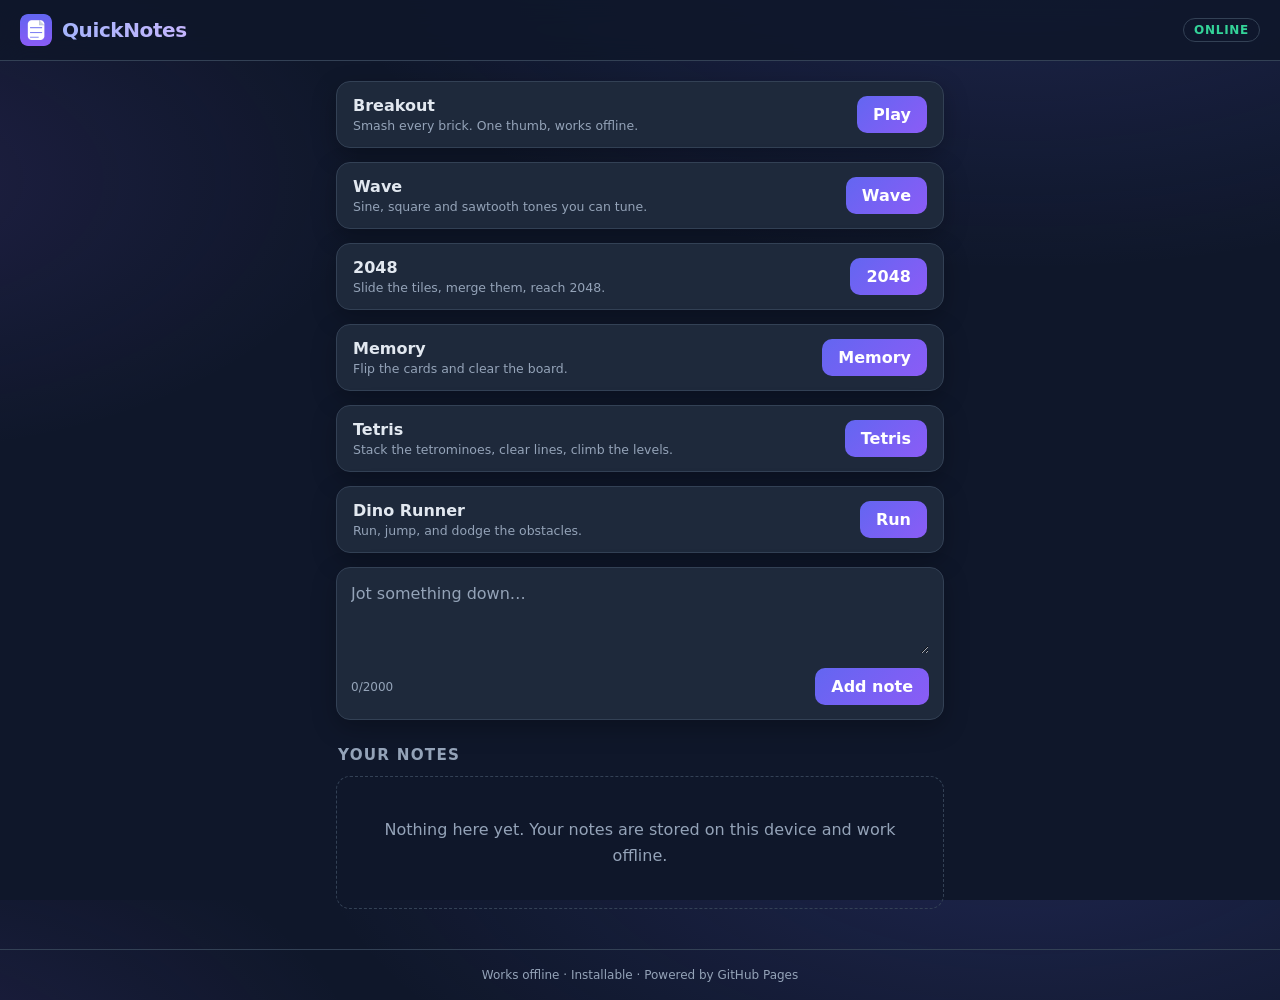
<file: index.html>
<!DOCTYPE html>
<html lang="en">
<head>
  <meta charset="UTF-8">
  <meta name="viewport" content="width=device-width, initial-scale=1, viewport-fit=cover">
  <title>QuickNotes</title>
  <meta name="description" content="Offline-first quick notes. Installable PWA, served from GitHub Pages.">
  <meta name="theme-color" content="#0f172a">
  <link rel="manifest" href="manifest.webmanifest">
  <link rel="icon" type="image/png" sizes="192x192" href="icons/icon-192.png">
  <link rel="apple-touch-icon" href="icons/apple-touch-icon.png">
  <meta name="apple-mobile-web-app-capable" content="yes">
  <meta name="mobile-web-app-capable" content="yes">
  <meta name="apple-mobile-web-app-status-bar-style" content="black-translucent">
  <meta name="apple-mobile-web-app-title" content="QuickNotes">
  <link rel="stylesheet" href="styles.css">
</head>
<body>
  <header class="app-header">
    <div class="brand">
      <img src="icons/icon-192.png" alt="" class="brand-icon">
      <h1>QuickNotes</h1>
    </div>
    <div class="header-actions">
      <span id="status" class="status online">online</span>
      <button id="install-btn" class="btn install hidden">Install</button>
    </div>
  </header>

  <main>
    <section class="tool-launch card">
      <div>
        <h2>Breakout</h2>
        <p>Smash every brick. One thumb, works offline.</p>
      </div>
      <button id="play-breakout" class="btn primary" type="button">Play</button>
    </section>

    <section class="tool-launch card">
      <div>
        <h2>Wave</h2>
        <p>Sine, square and sawtooth tones you can tune.</p>
      </div>
      <button id="open-wave" class="btn primary" type="button">Wave</button>
    </section>


    <section class="tool-launch card">
      <div>
        <h2>2048</h2>
        <p>Slide the tiles, merge them, reach 2048.</p>
      </div>
      <button id="open-2048" class="btn primary" type="button">2048</button>
    </section>

    <section class="tool-launch card">
      <div>
        <h2>Memory</h2>
        <p>Flip the cards and clear the board.</p>
      </div>
      <button id="open-memory" class="btn primary" type="button">Memory</button>
    </section>

    <section class="tool-launch card">
      <div>
        <h2>Tetris</h2>
        <p>Stack the tetrominoes, clear lines, climb the levels.</p>
      </div>
      <button id="play-tetris" class="btn primary" type="button">Tetris</button>
    </section>

    <section class="tool-launch card">
      <div>
        <h2>Dino Runner</h2>
        <p>Run, jump, and dodge the obstacles.</p>
      </div>
      <button id="play-dino" class="btn primary" type="button">Run</button>
    </section>

    <section class="composer card">
      <textarea id="note-input" placeholder="Jot something down…" rows="3" maxlength="2000"></textarea>
      <div class="composer-footer">
        <span id="counter" class="counter">0/2000</span>
        <button id="add-btn" class="btn primary">Add note</button>
      </div>
    </section>

    <section class="notes-section">
      <div class="section-head">
        <h2>Your notes</h2>
        <button id="clear-btn" class="btn ghost hidden">Clear all</button>
      </div>
      <ul id="notes-list" class="notes-list"></ul>
      <p id="empty-state" class="empty-state">Nothing here yet. Your notes are stored on this device and work offline.</p>
    </section>
  </main>

  <footer class="app-footer">
    <p>Works offline · Installable · Powered by GitHub Pages</p>
  </footer>

  <div id="game-overlay" class="game-overlay hidden" role="dialog" aria-modal="true" aria-label="Breakout game">
    <div class="game-shell">
      <div class="game-hud">
        <span class="hud-item">
          <span class="hud-label">Score</span>
          <span id="game-score" class="hud-value">0</span>
        </span>
        <span class="hud-item">
          <span class="hud-label">Lives</span>
          <span id="game-lives" class="hud-value">3</span>
        </span>
        <span class="hud-item">
          <span class="hud-label">Level</span>
          <span id="game-level" class="hud-value">1</span>
        </span>
        <span class="hud-item">
          <span class="hud-label">Best</span>
          <span id="game-best" class="hud-value">0</span>
        </span>
        <button id="game-exit" class="game-exit" type="button" aria-label="Exit game">×</button>
      </div>

      <div class="game-controls">
        <button id="game-pause-btn" class="btn" type="button">Pause</button>
        <button id="game-restart" class="btn" type="button">Restart</button>
      </div>

      <div id="game-stage" class="game-stage">
        <canvas id="game-canvas" aria-label="Breakout playfield"></canvas>
        <div id="game-message" class="game-message">
          <h2 id="game-title">Breakout</h2>
          <p id="game-subtitle">Slide your thumb along the strip below the playfield. Tap to launch the ball.</p>
          <button id="game-action" class="btn primary" type="button">Start</button>
        </div>
      </div>
    </div>
  </div>

  <div id="wave-overlay" class="wave-overlay hidden" role="dialog" aria-modal="true" aria-label="Wave generator">
    <div class="wave-shell">
      <div class="wave-head">
        <div class="wave-title">
          <h2>Wave</h2>
          <p id="wave-current">Sine · 4 voices</p>
        </div>
        <button id="wave-close" class="game-exit" type="button" aria-label="Close wave generator">×</button>
      </div>

      <div class="wave-body">
        <div class="wave-readout">
          <span id="wave-freq">440</span>
          <span class="wave-unit">Hz · root voice</span>
        </div>

        <div class="wave-group">
          <div class="wave-row-head">
            <span class="wave-label">Waveform</span>
            <span id="wave-wave-name" class="wave-badge">Sine</span>
          </div>
          <div class="wave-waves" role="radiogroup" aria-label="Waveform">
            <button class="wave-btn selected" data-type="sine" type="button" role="radio" aria-checked="true">
              <span class="wave-dot" aria-hidden="true"></span>Sine
            </button>
            <button class="wave-btn" data-type="square" type="button" role="radio" aria-checked="false">
              <span class="wave-dot" aria-hidden="true"></span>Square
            </button>
            <button class="wave-btn" data-type="sawtooth" type="button" role="radio" aria-checked="false">
              <span class="wave-dot" aria-hidden="true"></span>Sawtooth
            </button>
          </div>
        </div>

        <div class="wave-group">
          <div class="wave-row-head">
            <span class="wave-label">Voices</span>
            <span id="wave-active-badge" class="wave-badge">4 / 4</span>
          </div>
          <div class="wave-voices" id="wave-voices">
        <div class="wave-voice" data-voice="0">
          <div class="wave-voice-row">
            <span class="wave-voice-note" id="wave-voice-note-0">A4</span>
            <span class="wave-voice-hz" id="wave-voice-hz-0">440 Hz</span>
            <div class="wave-voice-steps">
              <button id="wave-voice-down-0" class="btn wave-step" type="button" aria-label="Lower voice 1 frequency">−</button>
              <button id="wave-voice-up-0" class="btn wave-step" type="button" aria-label="Raise voice 1 frequency">+</button>
            </div>
          </div>
          <input id="wave-voice-vol-0" class="wave-range wave-voice-vol" type="range" min="0" max="100" step="1" value="100" aria-label="Voice 1 volume">
        </div>
        <div class="wave-voice" data-voice="1">
          <div class="wave-voice-row">
            <span class="wave-voice-note" id="wave-voice-note-1">A4</span>
            <span class="wave-voice-hz" id="wave-voice-hz-1">440 Hz</span>
            <div class="wave-voice-steps">
              <button id="wave-voice-down-1" class="btn wave-step" type="button" aria-label="Lower voice 2 frequency">−</button>
              <button id="wave-voice-up-1" class="btn wave-step" type="button" aria-label="Raise voice 2 frequency">+</button>
            </div>
          </div>
          <input id="wave-voice-vol-1" class="wave-range wave-voice-vol" type="range" min="0" max="100" step="1" value="60" aria-label="Voice 2 volume">
        </div>
        <div class="wave-voice" data-voice="2">
          <div class="wave-voice-row">
            <span class="wave-voice-note" id="wave-voice-note-2">A4</span>
            <span class="wave-voice-hz" id="wave-voice-hz-2">440 Hz</span>
            <div class="wave-voice-steps">
              <button id="wave-voice-down-2" class="btn wave-step" type="button" aria-label="Lower voice 3 frequency">−</button>
              <button id="wave-voice-up-2" class="btn wave-step" type="button" aria-label="Raise voice 3 frequency">+</button>
            </div>
          </div>
          <input id="wave-voice-vol-2" class="wave-range wave-voice-vol" type="range" min="0" max="100" step="1" value="45" aria-label="Voice 3 volume">
        </div>
        <div class="wave-voice" data-voice="3">
          <div class="wave-voice-row">
            <span class="wave-voice-note" id="wave-voice-note-3">A4</span>
            <span class="wave-voice-hz" id="wave-voice-hz-3">440 Hz</span>
            <div class="wave-voice-steps">
              <button id="wave-voice-down-3" class="btn wave-step" type="button" aria-label="Lower voice 4 frequency">−</button>
              <button id="wave-voice-up-3" class="btn wave-step" type="button" aria-label="Raise voice 4 frequency">+</button>
            </div>
          </div>
          <input id="wave-voice-vol-3" class="wave-range wave-voice-vol" type="range" min="0" max="100" step="1" value="32" aria-label="Voice 4 volume">
        </div>

          </div>
        </div>

        <div class="wave-group">
          <div class="wave-row-head">
            <span class="wave-label">Master volume</span>
            <span id="wave-vol-badge" class="wave-badge">40%</span>
          </div>
          <input id="wave-volume" class="wave-range" type="range" min="0" max="100" step="1" value="40" aria-label="Master volume">
        </div>

        <p class="wave-hint">4 independent voices, mixed through one master gain. −/+ steps one semitone per voice; the fader sets each mix level; 40 Hz to 4 kHz.</p>
      </div>

      <div class="wave-controls">
        <button id="wave-toggle" class="btn primary wave-play" type="button">Play</button>
      </div>
    </div>
  </div>


  <div id="2048-overlay" class="game-overlay hidden" role="dialog" aria-modal="true" aria-label="2048 game">
    <div class="game-shell">
      <div class="game-hud">
        <span class="hud-item"><span class="hud-label">Score</span><span id="2048-score" class="hud-value">0</span></span>
        <span class="hud-item"><span class="hud-label">Best</span><span id="2048-best" class="hud-value">0</span></span>
        <button id="2048-exit" class="game-exit" type="button" aria-label="Exit 2048">×</button>
      </div>

      <div class="game-stage board-stage">
        <div id="2048-board" class="board-grid" role="grid" aria-label="2048 board"></div>
        <div id="2048-message" class="game-message">
          <h2 id="2048-title">2048</h2>
          <p id="2048-subtitle">Swipe or use arrow keys to slide the tiles.</p>
          <button id="2048-action" class="btn primary" type="button">Start</button>
        </div>
      </div>

      <div class="game-controls">
        <button id="2048-new" class="btn" type="button">New game</button>
      </div>
    </div>
  </div>

  <div id="memory-overlay" class="game-overlay hidden" role="dialog" aria-modal="true" aria-label="Memory Match">
    <div class="game-shell">
      <div class="game-hud">
        <span class="hud-item"><span class="hud-label">Moves</span><span id="memory-moves" class="hud-value">0</span></span>
        <span class="hud-item"><span class="hud-label">Matched</span><span id="memory-matched" class="hud-value">0 / 8</span></span>
        <span class="hud-item"><span class="hud-label">Best</span><span id="memory-best" class="hud-value">0</span></span>
        <button id="memory-exit" class="game-exit" type="button" aria-label="Exit Memory">×</button>
      </div>

      <div class="game-stage memory-stage">
        <div id="memory-grid" class="memory-grid" role="grid" aria-label="Memory board"></div>
        <div id="memory-message" class="game-message">
          <h2 id="memory-title">Memory</h2>
          <p id="memory-subtitle">Flip two cards to find a matching pair.</p>
          <button id="memory-action" class="btn primary" type="button">Start</button>
        </div>
      </div>

      <div class="game-controls">
        <button id="memory-new" class="btn" type="button">New game</button>
      </div>
    </div>
  </div>

  <div id="tetris-overlay" class="game-overlay hidden" role="dialog" aria-modal="true" aria-label="Tetris">
    <div class="game-shell">
      <div class="game-hud">
        <span class="hud-item"><span class="hud-label">Score</span><span id="tetris-score" class="hud-value">0</span></span>
        <span class="hud-item"><span class="hud-label">Lines</span><span id="tetris-lines" class="hud-value">0</span></span>
        <span class="hud-item"><span class="hud-label">Level</span><span id="tetris-level" class="hud-value">1</span></span>
        <span class="hud-item"><span class="hud-label">Best</span><span id="tetris-best" class="hud-value">0</span></span>
        <button id="tetris-exit" class="game-exit" type="button" aria-label="Exit Tetris">×</button>
      </div>

      <div id="tetris-stage" class="game-stage">
        <canvas id="tetris-canvas" aria-label="Tetris playfield"></canvas>
        <div id="tetris-message" class="game-message">
          <h2 id="tetris-message-title">Tetris</h2>
          <p id="tetris-message-subtitle">Stack the tetrominoes and clear lines.</p>
          <button id="tetris-message-action" class="btn primary" type="button">Start</button>
        </div>
      </div>

      <div class="game-controls tetris-controls">
        <button id="tetris-left" class="btn" type="button">Left</button>
        <button id="tetris-rotate" class="btn" type="button">Rotate</button>
        <button id="tetris-right" class="btn" type="button">Right</button>
        <button id="tetris-drop" class="btn" type="button">Drop</button>
        <button id="tetris-pause" class="btn" type="button">Pause</button>
        <button id="tetris-restart" class="btn" type="button">Restart</button>
      </div>
    </div>
  </div>


  <div id="dino-overlay" class="dino-overlay hidden" role="dialog" aria-modal="true" aria-label="Dino Runner">
    <div id="dino-stage" class="dino-stage">
      <canvas id="dino-canvas" aria-label="Dino Runner playfield"></canvas>

      <div class="dino-top">
        <button id="dino-menu" class="dino-menu" type="button" aria-label="Game controls" aria-haspopup="menu" aria-expanded="false">
          <span class="dino-menu-icon" aria-hidden="true"></span>
        </button>
        <div class="dino-hud">
          <span class="dino-stat"><span class="dino-stat-label">Distance</span><span id="dino-score" class="dino-stat-value">0 m</span></span>
          <span class="dino-stat"><span class="dino-stat-label">Speed</span><span id="dino-speed" class="dino-stat-value">1.0x</span></span>
          <span class="dino-stat"><span class="dino-stat-label">Best</span><span id="dino-best" class="dino-stat-value">0 m</span></span>
        </div>
      </div>

      <div id="dino-controls" class="dino-controls hidden" role="menu" aria-label="Dino Runner controls">
        <button id="dino-pause" class="btn" type="button" role="menuitem">Pause</button>
        <button id="dino-restart" class="btn" type="button" role="menuitem">Restart</button>
        <button id="dino-exit" class="btn" type="button" role="menuitem">Exit</button>
      </div>

      <div id="dino-message" class="dino-message">
        <h2 id="dino-title">Dino Runner</h2>
        <p id="dino-subtitle">Tap anywhere to jump. The pause button opens the controls.</p>
        <button id="dino-action" class="btn primary" type="button">Start</button>
      </div>
    </div>
  </div>

  <script src="app.js"></script>
  <script src="game.js"></script>
  <script src="wave.js"></script>
  <script src="2048.js"></script>
  <script src="memory.js"></script>
  <script src="tetris.js"></script>
  <script src="dino.js"></script>
</body>
</html>
</file>
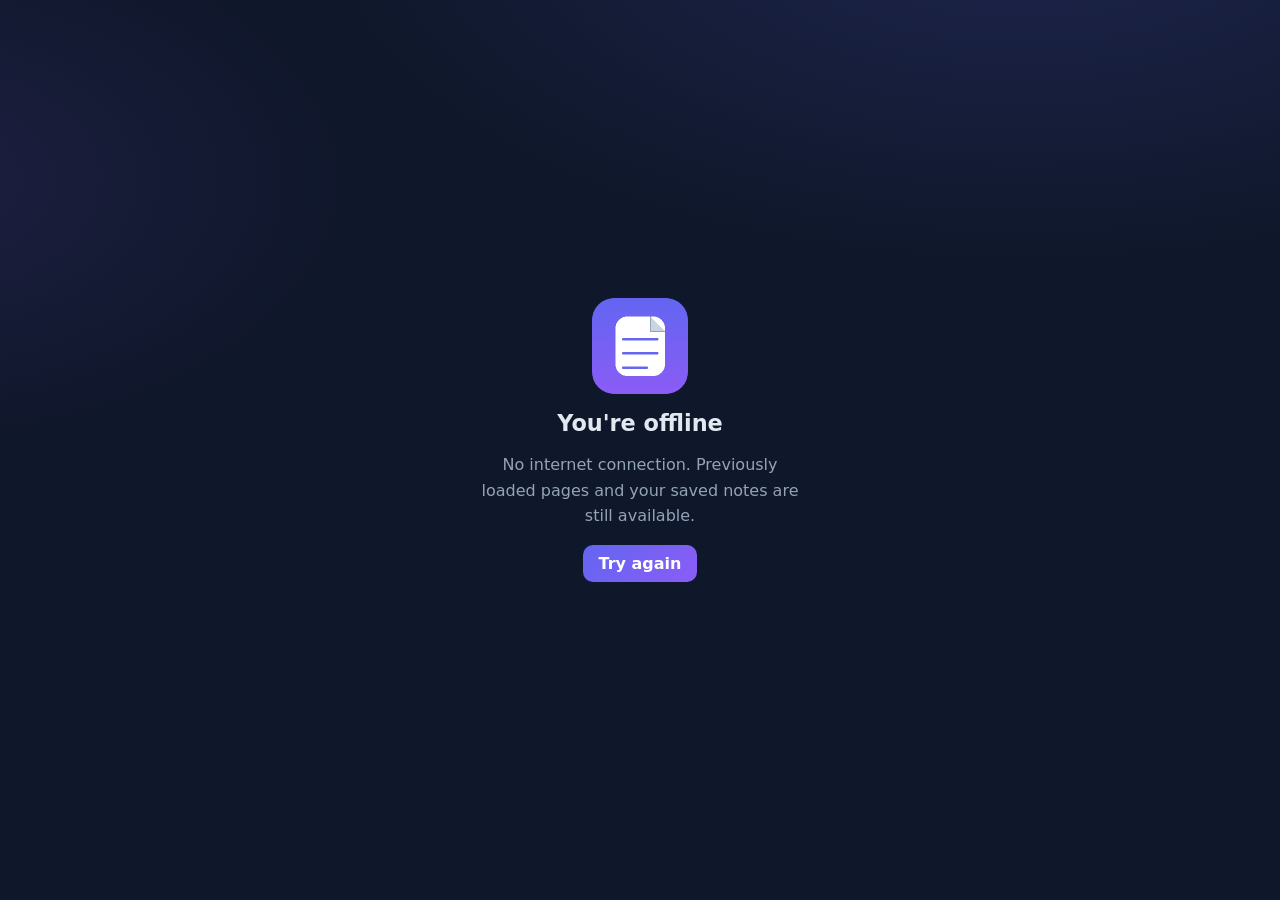
<file: offline.html>
<!DOCTYPE html>
<html lang="en">
<head>
  <meta charset="UTF-8">
  <meta name="viewport" content="width=device-width, initial-scale=1">
  <title>QuickNotes — Offline</title>
  <meta name="theme-color" content="#0f172a">
  <link rel="stylesheet" href="styles.css">
</head>
<body>
  <main style="justify-content: center; display: flex; flex-direction: column; align-items: center; text-align: center; min-height: 70vh; gap: 16px;">
    <img src="icons/icon-192.png" alt="QuickNotes" style="width: 96px; height: 96px; border-radius: 22px;">
    <h1 style="font-size: 1.4rem;">You're offline</h1>
    <p style="color: var(--text-dim); max-width: 320px; line-height: 1.6;">
      No internet connection. Previously loaded pages and your saved notes are still available.
    </p>
    <a href="./" class="btn primary" style="text-decoration: none;">Try again</a>
  </main>
</body>
</html>
</file>
<file: styles.css>
:root {
  --bg: #0f172a;
  --surface: #1e293b;
  --surface-2: #273549;
  --border: #334155;
  --text: #e2e8f0;
  --text-dim: #94a3b8;
  --accent: #6366f1;
  --accent-2: #8b5cf6;
  --danger: #f43f5e;
  --ok: #34d399;
  --radius: 14px;
}

* {
  box-sizing: border-box;
  margin: 0;
  padding: 0;
}

html {
  height: 100%;
}

body {
  min-height: 100%;
  display: flex;
  flex-direction: column;
  font-family: system-ui, -apple-system, "Segoe UI", Roboto, sans-serif;
  background: radial-gradient(1200px 600px at 80% -10%, rgba(99, 102, 241, 0.18), transparent 60%),
    radial-gradient(900px 500px at -10% 20%, rgba(139, 92, 246, 0.12), transparent 55%),
    var(--bg);
  color: var(--text);
  padding-top: env(safe-area-inset-top);
  padding-bottom: env(safe-area-inset-bottom);
}

.app-header {
  position: sticky;
  top: 0;
  z-index: 10;
  display: flex;
  align-items: center;
  justify-content: space-between;
  gap: 12px;
  padding: calc(14px + env(safe-area-inset-top)) 20px 14px;
  background: rgba(15, 23, 42, 0.85);
  backdrop-filter: blur(12px);
  -webkit-backdrop-filter: blur(12px);
  border-bottom: 1px solid var(--border);
}

.brand {
  display: flex;
  align-items: center;
  gap: 10px;
}

.brand-icon {
  width: 32px;
  height: 32px;
  border-radius: 8px;
}

.brand h1 {
  font-size: 1.25rem;
  font-weight: 700;
  letter-spacing: -0.02em;
  background: linear-gradient(90deg, #a5b4fc, #c4b5fd);
  -webkit-background-clip: text;
  background-clip: text;
  color: transparent;
}

.header-actions {
  display: flex;
  align-items: center;
  gap: 10px;
}

.status {
  font-size: 0.75rem;
  font-weight: 600;
  text-transform: uppercase;
  letter-spacing: 0.06em;
  padding: 4px 10px;
  border-radius: 999px;
  border: 1px solid var(--border);
}

.status.online {
  color: var(--ok);
}

.status.offline {
  color: #fbbf24;
}

main {
  width: 100%;
  max-width: 640px;
  margin: 0 auto;
  padding: 20px 16px 40px;
  flex: 1;
}

.card {
  background: var(--surface);
  border: 1px solid var(--border);
  border-radius: var(--radius);
  box-shadow: 0 8px 24px rgba(0, 0, 0, 0.25);
}

.composer {
  padding: 14px;
}

textarea {
  width: 100%;
  border: none;
  outline: none;
  resize: vertical;
  background: transparent;
  color: var(--text);
  font: inherit;
  line-height: 1.5;
}

textarea::placeholder {
  color: var(--text-dim);
}

.composer-footer {
  display: flex;
  align-items: center;
  justify-content: space-between;
  margin-top: 10px;
}

.counter {
  font-size: 0.75rem;
  color: var(--text-dim);
}

.btn {
  font: inherit;
  font-weight: 600;
  border: 1px solid var(--border);
  border-radius: 10px;
  padding: 9px 16px;
  cursor: pointer;
  color: var(--text);
  background: var(--surface-2);
  transition: transform 0.06s ease, filter 0.15s ease;
}

.btn:active {
  transform: scale(0.97);
}

.btn.primary {
  border: none;
  color: #fff;
  background: linear-gradient(135deg, var(--accent), var(--accent-2));
}

.btn.primary:hover {
  filter: brightness(1.12);
}

.btn.install {
  border-color: var(--accent);
  color: #a5b4fc;
}

.btn.ghost {
  background: transparent;
  color: var(--text-dim);
  border-color: transparent;
}

.btn.ghost:hover {
  color: var(--danger);
}

.hidden {
  display: none !important;
}

.section-head {
  display: flex;
  align-items: center;
  justify-content: space-between;
  margin: 26px 2px 12px;
}

.section-head h2 {
  font-size: 0.95rem;
  font-weight: 600;
  color: var(--text-dim);
  text-transform: uppercase;
  letter-spacing: 0.08em;
}

.notes-list {
  list-style: none;
  display: grid;
  gap: 10px;
}

.note {
  display: flex;
  align-items: flex-start;
  gap: 12px;
  padding: 14px 16px;
  animation: pop 0.18s ease;
}

.note-text {
  flex: 1;
  white-space: pre-wrap;
  word-break: break-word;
  line-height: 1.5;
}

.note-meta {
  font-size: 0.72rem;
  color: var(--text-dim);
  margin-top: 6px;
}

.note-delete {
  border: none;
  background: transparent;
  color: var(--text-dim);
  font-size: 1.1rem;
  line-height: 1;
  padding: 4px 6px;
  border-radius: 8px;
  cursor: pointer;
}

.note-delete:hover {
  color: var(--danger);
  background: rgba(244, 63, 94, 0.12);
}

.empty-state {
  text-align: center;
  color: var(--text-dim);
  padding: 40px 20px;
  border: 1px dashed var(--border);
  border-radius: var(--radius);
  line-height: 1.6;
}

.app-footer {
  text-align: center;
  padding: 18px;
  font-size: 0.75rem;
  color: var(--text-dim);
  border-top: 1px solid var(--border);
}

@keyframes pop {
  from {
    opacity: 0;
    transform: translateY(6px);
  }
}

@media (prefers-reduced-motion: reduce) {
  .note {
    animation: none;
  }
}


/* --- Breakout --- */

body.game-open {
  overflow: hidden;
}

.game-launch,
.tool-launch {
  display: flex;
  align-items: center;
  justify-content: space-between;
  gap: 12px;
  padding: 14px 16px;
  margin-bottom: 14px;
}

.game-launch h2,
.tool-launch h2 {
  font-size: 1rem;
  font-weight: 700;
}

.game-launch p,
.tool-launch p {
  margin-top: 3px;
  font-size: 0.78rem;
  color: var(--text-dim);
}

.game-overlay {
  position: fixed;
  inset: 0;
  z-index: 50;
  display: flex;
  flex-direction: column;
  padding: calc(env(safe-area-inset-top) + 10px) 12px calc(env(safe-area-inset-bottom) + 10px);
  background: rgba(2, 6, 23, 0.97);
  overscroll-behavior: contain;
}

.game-shell {
  display: flex;
  flex-direction: column;
  gap: 10px;
  flex: 1;
  min-height: 0;
  width: 100%;
  max-width: 640px;
  margin: 0 auto;
}

.game-hud {
  display: flex;
  align-items: center;
  gap: 16px;
  padding: 0 4px;
}

.hud-item {
  display: flex;
  flex-direction: column;
  gap: 2px;
}

.hud-label {
  font-size: 0.6rem;
  font-weight: 600;
  text-transform: uppercase;
  letter-spacing: 0.1em;
  color: var(--text-dim);
}

.hud-value {
  font-size: 0.95rem;
  font-weight: 700;
  font-variant-numeric: tabular-nums;
}

.game-exit {
  margin-left: auto;
  width: 34px;
  height: 34px;
  flex: 0 0 34px;
  border: 1px solid var(--border);
  border-radius: 50%;
  background: var(--surface);
  color: var(--text);
  font-size: 1.2rem;
  line-height: 1;
  cursor: pointer;
}

.game-stage {
  position: relative;
  flex: 1;
  min-height: 0;
  border: 1px solid var(--border);
  border-radius: var(--radius);
  overflow: hidden;
  background: #0b1220;
  box-shadow: 0 8px 24px rgba(0, 0, 0, 0.35);
}

#game-canvas {
  display: block;
  width: 100%;
  height: 100%;
  touch-action: none;
  -webkit-user-select: none;
  user-select: none;
  -webkit-tap-highlight-color: transparent;
}

.game-message {
  position: absolute;
  inset: 0;
  display: flex;
  flex-direction: column;
  align-items: center;
  justify-content: center;
  gap: 12px;
  padding: 24px;
  text-align: center;
  background: rgba(2, 6, 23, 0.86);
}

.game-message h2 {
  font-size: 1.4rem;
  letter-spacing: -0.02em;
}

.game-message p {
  max-width: 34ch;
  font-size: 0.85rem;
  line-height: 1.5;
  color: var(--text-dim);
}

.game-controls {
  display: flex;
  gap: 10px;
}

.game-controls .btn {
  flex: 1;
}

@media (orientation: landscape) and (max-height: 560px) {
  .game-overlay {
    padding-left: calc(env(safe-area-inset-left) + 12px);
    padding-right: calc(env(safe-area-inset-right) + 12px);
  }

  .game-hud {
    gap: 12px;
  }
}


/* --- Wave --- */

body.wave-open {
  overflow: hidden;
}

.wave-overlay {
  position: fixed;
  inset: 0;
  z-index: 50;
  display: flex;
  flex-direction: column;
  padding: calc(env(safe-area-inset-top) + 10px) 12px calc(env(safe-area-inset-bottom) + 10px);
  background: rgba(2, 6, 23, 0.97);
  overscroll-behavior: contain;
}

.wave-shell {
  display: flex;
  flex-direction: column;
  gap: 12px;
  flex: 1;
  min-height: 0;
  width: 100%;
  max-width: 480px;
  margin: 0 auto;
}

.wave-head {
  display: flex;
  align-items: center;
  justify-content: space-between;
  gap: 12px;
  padding: 2px 4px;
}

.wave-title h2 {
  font-size: 1.25rem;
  font-weight: 700;
  letter-spacing: -0.02em;
}

.wave-title p {
  margin-top: 3px;
  font-size: 0.78rem;
  font-weight: 600;
  color: #a5b4fc;
  font-variant-numeric: tabular-nums;
}

.wave-body {
  display: flex;
  flex-direction: column;
  gap: 18px;
  flex: 1;
  min-height: 0;
  overflow-y: auto;
  -webkit-overflow-scrolling: touch;
  padding: 18px 16px;
  background: var(--surface);
  border: 1px solid var(--border);
  border-radius: var(--radius);
  box-shadow: 0 8px 24px rgba(0, 0, 0, 0.25);
}

.wave-readout {
  display: flex;
  align-items: baseline;
  justify-content: center;
  gap: 6px;
  font-size: 3rem;
  font-weight: 700;
  font-variant-numeric: tabular-nums;
  letter-spacing: -0.03em;
  color: var(--text);
  transition: color 0.15s ease;
}

.wave-overlay.wave-on .wave-readout {
  color: #a5b4fc;
}

.wave-unit {
  font-size: 0.9rem;
  font-weight: 600;
  color: var(--text-dim);
}

.wave-group {
  display: flex;
  flex-direction: column;
  gap: 8px;
}

.wave-row-head {
  display: flex;
  align-items: baseline;
  justify-content: space-between;
  gap: 10px;
}

.wave-label {
  font-size: 0.65rem;
  font-weight: 600;
  text-transform: uppercase;
  letter-spacing: 0.1em;
  color: var(--text-dim);
}

.wave-badge {
  font-size: 0.78rem;
  font-weight: 700;
  color: #c7d2fe;
  font-variant-numeric: tabular-nums;
}

.wave-waves {
  display: grid;
  grid-template-columns: repeat(3, 1fr);
  gap: 8px;
}

.wave-btn {
  display: flex;
  align-items: center;
  justify-content: center;
  gap: 6px;
  min-height: 48px;
  padding: 10px 4px;
  font: inherit;
  font-size: 0.88rem;
  font-weight: 600;
  border: 1px solid var(--border);
  border-radius: 12px;
  background: rgba(148, 163, 184, 0.08);
  color: var(--text-dim);
  cursor: pointer;
  transition: transform 0.06s ease, color 0.15s ease, background 0.15s ease;
}

.wave-btn:active {
  transform: scale(0.97);
}

.wave-dot {
  width: 8px;
  height: 8px;
  flex: 0 0 8px;
  border: 1.5px solid var(--text-dim);
  border-radius: 50%;
  background: transparent;
}

.wave-btn.selected {
  border-color: transparent;
  color: #fff;
  font-weight: 700;
  background: linear-gradient(135deg, var(--accent), var(--accent-2));
  box-shadow: 0 6px 16px rgba(99, 102, 241, 0.35);
}

.wave-btn.selected .wave-dot {
  border-color: #fff;
  background: #fff;
  box-shadow: 0 0 0 3px rgba(255, 255, 255, 0.2);
}

.wave-slider-row {
  display: flex;
  align-items: center;
  gap: 10px;
}

.wave-step {
  flex: 0 0 44px;
  padding: 8px 0;
  font-size: 1.1rem;
  line-height: 1;
}

.wave-range {
  flex: 1;
  min-width: 0;
  height: 34px;
  margin: 0;
  background: transparent;
  -webkit-appearance: none;
  appearance: none;
}

.wave-range::-webkit-slider-runnable-track {
  height: 6px;
  border: 1px solid var(--border);
  border-radius: 3px;
  background: linear-gradient(
    90deg,
    #818cf8,
    #c084fc var(--fill, 0%),
    rgba(148, 163, 184, 0.16) var(--fill, 0%)
  );
}

.wave-range::-webkit-slider-thumb {
  -webkit-appearance: none;
  appearance: none;
  width: 24px;
  height: 24px;
  margin-top: -9px;
  border: none;
  border-radius: 50%;
  background: linear-gradient(135deg, #818cf8, #c084fc);
}

.wave-range::-moz-range-track {
  height: 6px;
  border: 1px solid var(--border);
  border-radius: 3px;
  background: linear-gradient(
    90deg,
    #818cf8,
    #c084fc var(--fill, 0%),
    rgba(148, 163, 184, 0.16) var(--fill, 0%)
  );
}

.wave-range::-moz-range-thumb {
  width: 24px;
  height: 24px;
  border: none;
  border-radius: 50%;
  background: linear-gradient(135deg, #818cf8, #c084fc);
}

.wave-hint {
  margin-top: -6px;
  text-align: center;
  font-size: 0.75rem;
  line-height: 1.45;
  color: var(--text-dim);
}

.wave-controls {
  display: flex;
}

.wave-play {
  flex: 1;
  padding: 14px;
  font-size: 1rem;
}

.wave-voices {
  display: flex;
  flex-direction: column;
  gap: 10px;
}

.wave-voice {
  display: flex;
  flex-direction: column;
  gap: 8px;
  padding: 10px 12px;
  border: 1px solid var(--border);
  border-radius: 12px;
  background: rgba(148, 163, 184, 0.05);
}

.wave-voice-row {
  display: flex;
  align-items: center;
  gap: 10px;
}

.wave-voice-note {
  min-width: 44px;
  font-size: 0.95rem;
  font-weight: 700;
  letter-spacing: 0.02em;
  color: #c7d2fe;
  font-variant-numeric: tabular-nums;
}

.wave-voice-hz {
  flex: 1;
  font-size: 0.78rem;
  color: var(--text-dim);
  font-variant-numeric: tabular-nums;
}

.wave-voice-steps {
  display: flex;
  gap: 6px;
}

.wave-voice-vol {
  height: 30px;
}

/* --- 2048 --- */

.board-stage {
  display: flex;
  align-items: center;
  justify-content: center;
  padding: 12px;
}

.board-grid {
  display: grid;
  grid-template-columns: repeat(4, 1fr);
  grid-template-rows: repeat(4, 1fr);
  gap: 8px;
  height: min(100%, 480px);
  width: auto;
  aspect-ratio: 1;
  max-width: 100%;
  padding: 10px;
  background: var(--surface-2);
  border: 1px solid var(--border);
  border-radius: var(--radius);
  touch-action: none;
  -webkit-user-select: none;
  user-select: none;
  -webkit-tap-highlight-color: transparent;
}

.cell {
  display: flex;
  align-items: center;
  justify-content: center;
  border-radius: 8px;
  border: 1px dashed rgba(148, 163, 184, 0.22);
  background: rgba(148, 163, 184, 0.12);
  font-weight: 700;
  font-size: clamp(1rem, 5vmin, 1.8rem);
  color: var(--text);
  font-variant-numeric: tabular-nums;
}

.cell.tile--2 { background: #475569; }
.cell.tile--4 { background: #3f4b63; }
.cell.tile--8 { background: #6366f1; }
.cell.tile--16 { background: #818cf8; }
.cell.tile--32 { background: #8b5cf6; }
.cell.tile--64 { background: #a855f7; }
.cell.tile--128 { background: #d946ef; }
.cell.tile--256 { background: #f472b6; }
.cell.tile--512 { background: #fb7185; }
.cell.tile--1024 { background: #f97316; }
.cell.tile--2048 { background: #fbbf24; color: #1f2937; box-shadow: 0 0 22px rgba(251, 191, 36, 0.45); }
.cell.tile--4096,
.cell.tile--8192,
.cell.tile--16384,
.cell.tile--32768,
.cell.tile--65536,
.cell.tile--131072 { background: #fde68a; color: #1f2937; box-shadow: 0 0 22px rgba(253, 230, 138, 0.5); }

/* --- Memory --- */

.memory-stage {
  display: flex;
  align-items: center;
  justify-content: center;
  padding: 12px;
}

.memory-grid {
  display: grid;
  grid-template-columns: repeat(4, 1fr);
  grid-template-rows: repeat(4, 1fr);
  gap: 8px;
  height: min(100%, 480px);
  width: auto;
  aspect-ratio: 1;
  max-width: 100%;
}

.memory-card {
  display: flex;
  align-items: center;
  justify-content: center;
  border: 1px solid var(--border);
  border-radius: 10px;
  background: linear-gradient(135deg, #1e293b, #273549);
  color: var(--text-dim);
  font-size: 1.15rem;
  font-weight: 700;
  cursor: pointer;
  transition: transform 0.08s ease, background 0.12s ease, border-color 0.12s ease, color 0.12s ease;
  -webkit-tap-highlight-color: transparent;
}

.memory-card:active {
  transform: scale(0.95);
}

.memory-card.is-flipped {
  background: linear-gradient(135deg, var(--accent), var(--accent-2));
  border-color: transparent;
  color: #fff;
  box-shadow: 0 6px 16px rgba(99, 102, 241, 0.35);
}

.memory-card.is-matched {
  background: rgba(52, 211, 153, 0.14);
  border-color: rgba(52, 211, 153, 0.5);
  color: var(--ok);
  cursor: default;
}

/* --- Tetris --- */

#tetris-canvas {
  display: block;
  width: 100%;
  height: 100%;
  touch-action: none;
  -webkit-user-select: none;
  user-select: none;
  -webkit-tap-highlight-color: transparent;
}

.tetris-controls {
  display: grid;
  grid-template-columns: repeat(3, 1fr);
  gap: 8px;
}

.tetris-controls button,
.game-controls button,
.game-hud button,
.board-grid button,
.memory-grid button {
  touch-action: manipulation;
  -webkit-user-select: none;
  user-select: none;
  -webkit-tap-highlight-color: transparent;
}


@media (orientation: landscape) and (max-height: 560px) {
  .board-grid,
  .memory-grid {
    width: min(74vw, 400px);
  }
}

/* --- 2048 motion --- */

@media (prefers-reduced-motion: no-preference) {
  @keyframes tileIn {
    0% { transform: scale(0.35); opacity: 0; }
    60% { transform: scale(1.08); opacity: 1; }
    100% { transform: scale(1); opacity: 1; }
  }

  @keyframes tileMerge {
    0% { transform: scale(1.4); box-shadow: 0 0 0 10px rgba(255, 255, 255, 0.45); }
    100% { transform: scale(1); box-shadow: 0 0 0 0 rgba(255, 255, 255, 0); }
  }

  @keyframes boardSweep {
    0% { box-shadow: inset 0 0 0 0 rgba(129, 140, 248, 0); }
    40% { box-shadow: inset 0 0 40px 4px rgba(129, 140, 248, 0.22); }
    100% { box-shadow: inset 0 0 0 0 rgba(129, 140, 248, 0); }
  }

  .cell.tile--fresh { animation: tileIn 0.32s ease-out; }
  .cell.tile--merged { animation: tileMerge 0.3s ease-out; }
  .board-grid.has-motion { animation: boardSweep 0.42s ease-out; }
}

/* --- Dino Runner --- */

/* A full-screen run: the stage covers the whole display and the world is
   drawn to fit it, so there is no letterboxed strip. */
.dino-overlay {
  position: fixed;
  inset: 0;
  z-index: 50;
  background: #070d18;
  overflow: hidden;
  overscroll-behavior: contain;
  touch-action: none;
  -webkit-user-select: none;
  user-select: none;
  -webkit-tap-highlight-color: transparent;
}

.dino-stage {
  position: absolute;
  inset: 0;
}

#dino-canvas {
  display: block;
  width: 100%;
  height: 100%;
  touch-action: none;
}

.dino-top {
  position: absolute;
  top: calc(env(safe-area-inset-top) + 10px);
  left: calc(env(safe-area-inset-left) + 10px);
  right: calc(env(safe-area-inset-right) + 10px);
  z-index: 6;
  display: flex;
  align-items: flex-start;
  justify-content: space-between;
  gap: 10px;
  pointer-events: none;
}

.dino-menu {
  pointer-events: auto;
  display: flex;
  align-items: center;
  justify-content: center;
  width: 46px;
  height: 46px;
  padding: 0;
  border: 1px solid rgba(148, 163, 184, 0.26);
  border-radius: 14px;
  background: rgba(2, 6, 23, 0.55);
  backdrop-filter: blur(8px);
  -webkit-backdrop-filter: blur(8px);
  color: #c7d2fe;
  cursor: pointer;
  transition: transform 0.06s ease;
  touch-action: manipulation;
}

.dino-menu:active {
  transform: scale(0.94);
}

.dino-menu-icon {
  position: relative;
  display: block;
  width: 16px;
  height: 14px;
}

.dino-menu-icon::before,
.dino-menu-icon::after {
  content: "";
  position: absolute;
  top: 0;
  bottom: 0;
  width: 5px;
  border-radius: 2px;
  background: currentColor;
}

.dino-menu-icon::before {
  left: 0;
}

.dino-menu-icon::after {
  right: 0;
}

.dino-hud {
  display: flex;
  gap: 12px;
  padding: 8px 12px;
  border: 1px solid rgba(148, 163, 184, 0.18);
  border-radius: 14px;
  background: rgba(2, 6, 23, 0.45);
  backdrop-filter: blur(8px);
  -webkit-backdrop-filter: blur(8px);
  pointer-events: none;
}

.dino-stat {
  display: flex;
  flex-direction: column;
  gap: 1px;
  min-width: 42px;
}

.dino-stat-label {
  font-size: 0.55rem;
  font-weight: 600;
  text-transform: uppercase;
  letter-spacing: 0.1em;
  color: var(--text-dim);
}

.dino-stat-value {
  font-size: 0.85rem;
  font-weight: 700;
  font-variant-numeric: tabular-nums;
  color: var(--text);
}

.dino-controls {
  position: absolute;
  top: calc(env(safe-area-inset-top) + 64px);
  left: calc(env(safe-area-inset-left) + 10px);
  z-index: 7;
  display: flex;
  flex-direction: column;
  gap: 8px;
  min-width: 168px;
  padding: 10px;
  border: 1px solid var(--border);
  border-radius: 16px;
  background: rgba(2, 6, 23, 0.94);
  box-shadow: 0 16px 40px rgba(0, 0, 0, 0.5);
}

.dino-controls .btn {
  padding: 10px 14px;
  text-align: left;
}

.dino-controls .btn,
.dino-message .btn {
  touch-action: manipulation;
  -webkit-user-select: none;
  user-select: none;
  -webkit-tap-highlight-color: transparent;
}

.dino-controls .btn:disabled {
  opacity: 0.4;
}

.dino-message {
  position: absolute;
  inset: 0;
  z-index: 4;
  display: flex;
  flex-direction: column;
  align-items: center;
  justify-content: center;
  gap: 10px;
  padding: calc(env(safe-area-inset-top) + 74px) 24px calc(env(safe-area-inset-bottom) + 24px);
  text-align: center;
  background: radial-gradient(120% 90% at 50% 45%, rgba(2, 6, 23, 0.76), rgba(2, 6, 23, 0.93));
}

.dino-message h2 {
  font-size: 1.5rem;
  letter-spacing: -0.02em;
}

.dino-message p {
  max-width: 32ch;
  font-size: 0.88rem;
  line-height: 1.5;
  color: var(--text-dim);
}

.dino-message .btn {
  min-width: 148px;
  margin-top: 6px;
  padding: 12px 20px;
}

@media (orientation: landscape) and (max-height: 560px) {
  .dino-message {
    padding: 56px 24px 18px;
    gap: 8px;
  }

  .dino-message h2 {
    font-size: 1.2rem;
  }

  .dino-message p {
    font-size: 0.8rem;
  }

  .dino-stat-value {
    font-size: 0.8rem;
  }
}
</file>
